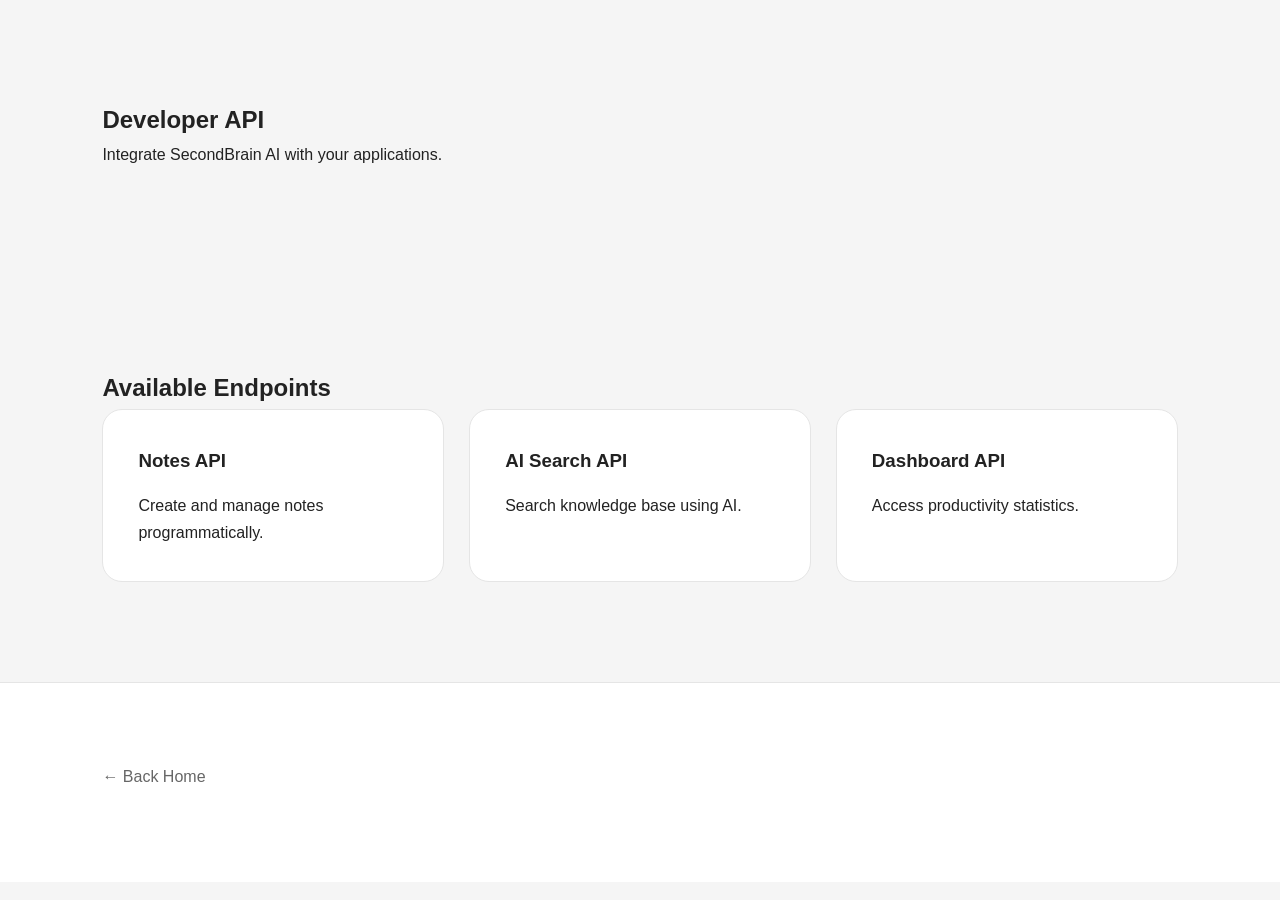
<file: api.html>
<!DOCTYPE html>
<html>
<head>
<title>API - SecondBrain AI</title>
<link rel="stylesheet" href="style.css">
</head>
<body>

<section class="page-header">

<h1>Developer API</h1>

<p>
Integrate SecondBrain AI with your applications.
</p>

</section>

<section>

<h2>Available Endpoints</h2>

<div class="industry-grid">

<div>
<h3>Notes API</h3>
<p>Create and manage notes programmatically.</p>
</div>

<div>
<h3>AI Search API</h3>
<p>Search knowledge base using AI.</p>
</div>

<div>
<h3>Dashboard API</h3>
<p>Access productivity statistics.</p>
</div>

</div>

</section>

<footer>
<a href="index.html">← Back Home</a>
</footer>

</body>
</html>
</file>
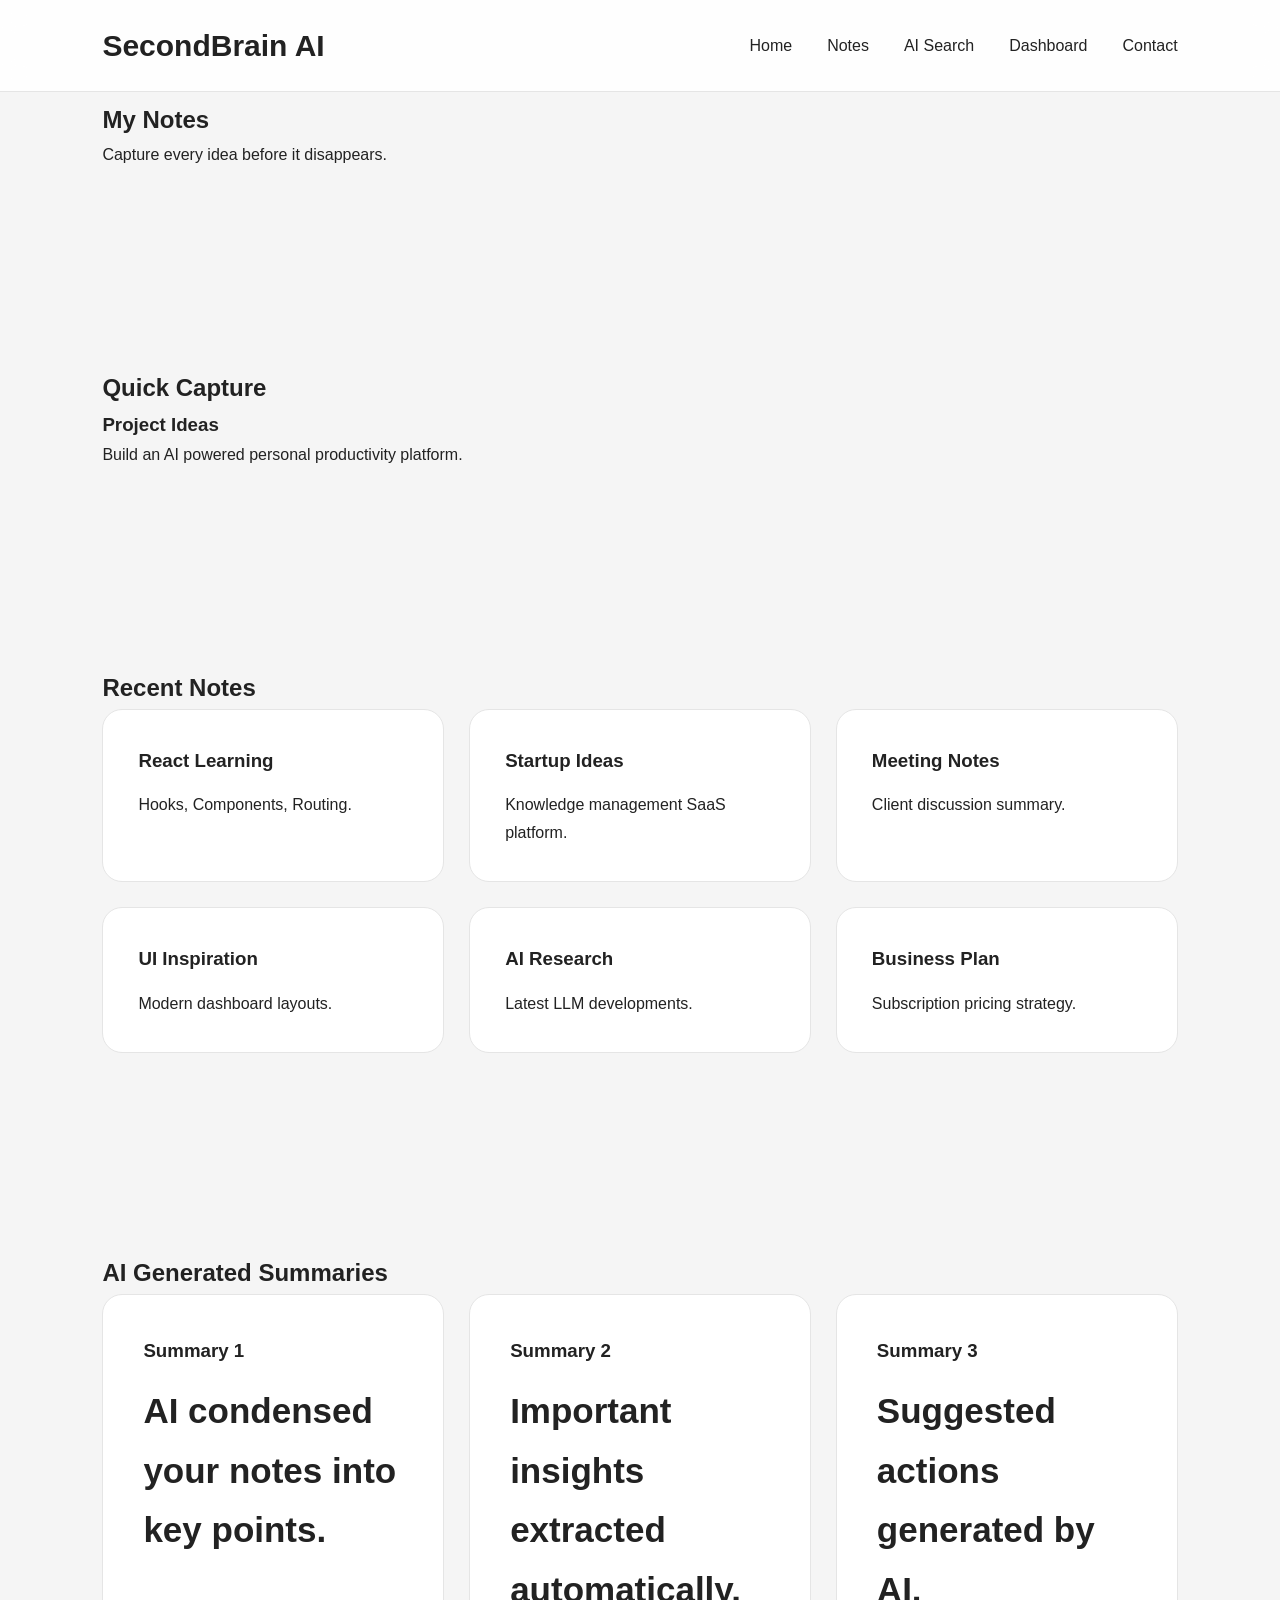
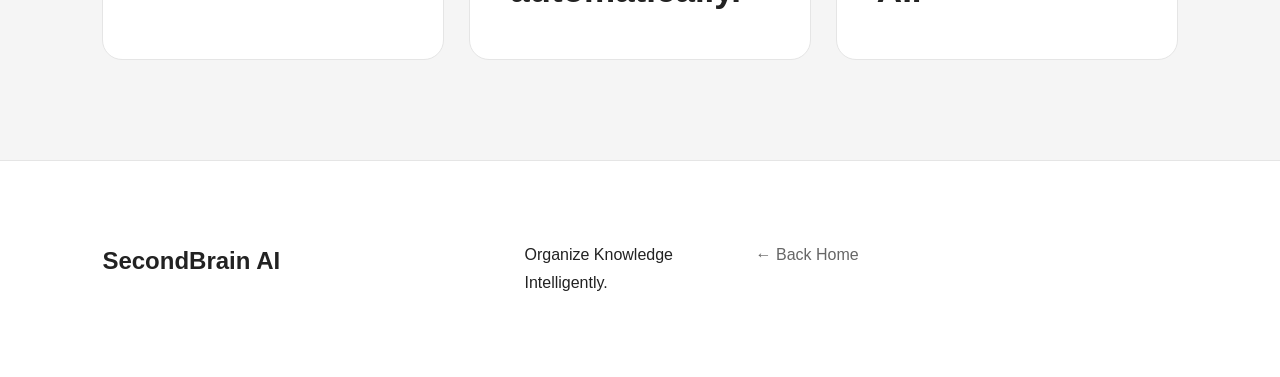
<file: notes.html>
<!DOCTYPE html>
<html lang="en">
<head>
<meta charset="UTF-8">
<meta name="viewport" content="width=device-width, initial-scale=1.0">
<title>Notes - SecondBrain AI</title>
<link rel="stylesheet" href="style.css">
</head>

<body>

<header>

<nav>

<div class="logo">
SecondBrain AI
</div>

<ul>

<li><a href="index.html">Home</a></li>
<li><a href="notes.html">Notes</a></li>
<li><a href="ai-search.html">AI Search</a></li>
<li><a href="dashboard.html">Dashboard</a></li>
<li><a href="contact.html">Contact</a></li>

</ul>

</nav>

</header>

<section class="page-header">

<h1>
My Notes
</h1>

<p>
Capture every idea before it disappears.
</p>

</section>

<section>

<h2>
Quick Capture
</h2>

<div class="note-box">

<h3>
Project Ideas
</h3>

<p>
Build an AI powered personal productivity platform.
</p>

</div>

</section>

<section>

<h2>
Recent Notes
</h2>

<div class="industry-grid">

<div>

<h3>
React Learning
</h3>

<p>
Hooks, Components, Routing.
</p>

</div>

<div>

<h3>
Startup Ideas
</h3>

<p>
Knowledge management SaaS platform.
</p>

</div>

<div>

<h3>
Meeting Notes
</h3>

<p>
Client discussion summary.
</p>

</div>

<div>

<h3>
UI Inspiration
</h3>

<p>
Modern dashboard layouts.
</p>

</div>

<div>

<h3>
AI Research
</h3>

<p>
Latest LLM developments.
</p>

</div>

<div>

<h3>
Business Plan
</h3>

<p>
Subscription pricing strategy.
</p>

</div>

</div>

</section>

<section>

<h2>
AI Generated Summaries
</h2>

<div class="analytics-grid">

<div class="analytics-card">

<h3>
Summary 1
</h3>

<p>
AI condensed your notes into key points.
</p>

</div>

<div class="analytics-card">

<h3>
Summary 2
</h3>

<p>
Important insights extracted automatically.
</p>

</div>

<div class="analytics-card">

<h3>
Summary 3
</h3>

<p>
Suggested actions generated by AI.
</p>

</div>

</div>

</section>

<footer>

<h2>
SecondBrain AI
</h2>

<p>
Organize Knowledge Intelligently.
</p>

<a href="index.html">
← Back Home
</a>

</footer>

</body>
</html>
</file>
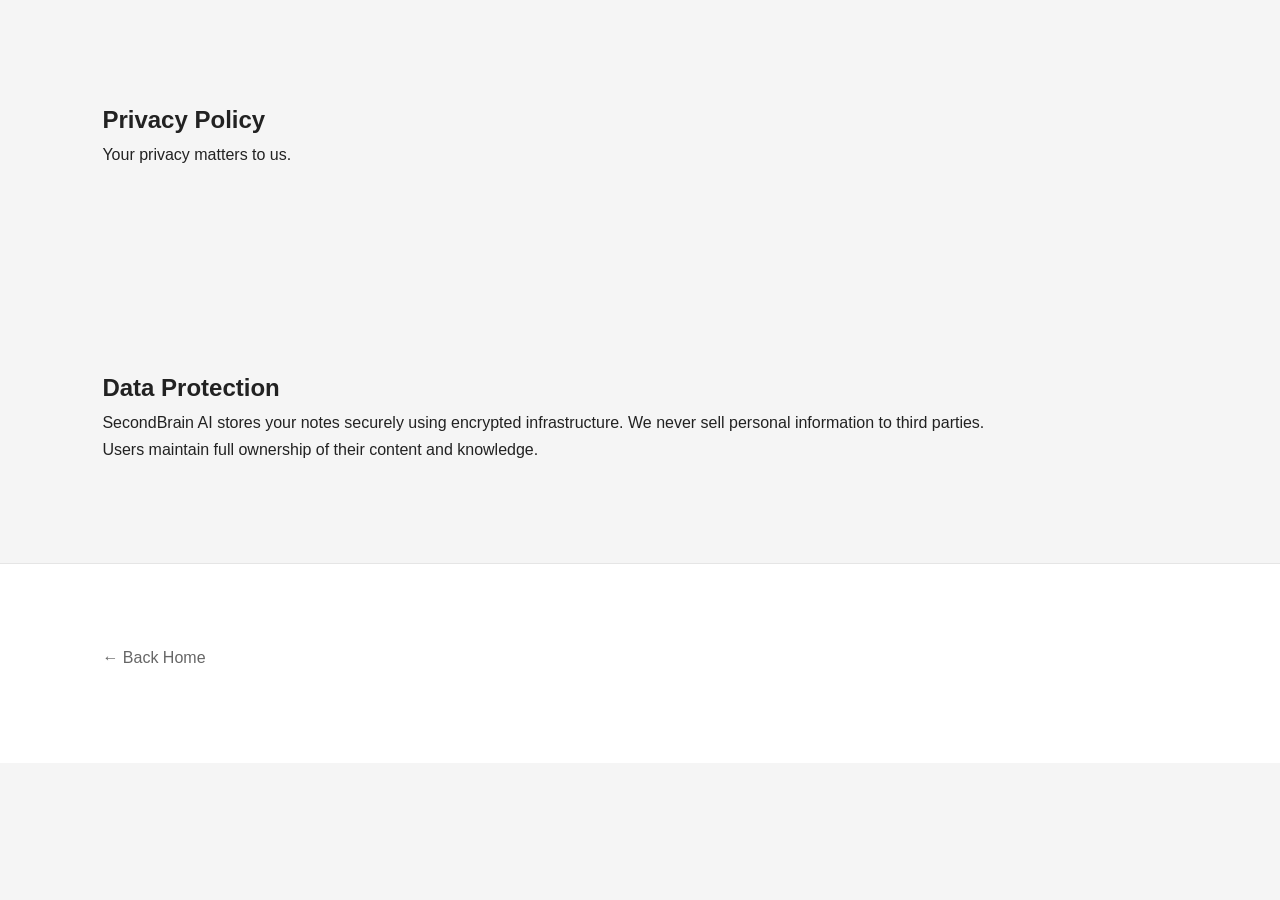
<file: privacy.html>
<!DOCTYPE html>
<html>
<head>
<title>Privacy Policy</title>
<link rel="stylesheet" href="style.css">
</head>
<body>

<section class="page-header">
<h1>Privacy Policy</h1>
<p>Your privacy matters to us.</p>
</section>

<section>

<h2>Data Protection</h2>

<p>
SecondBrain AI stores your notes securely using encrypted infrastructure.
We never sell personal information to third parties.
</p>

<p>
Users maintain full ownership of their content and knowledge.
</p>

</section>

<footer>
<a href="index.html">← Back Home</a>
</footer>

</body>
</html>
</file>
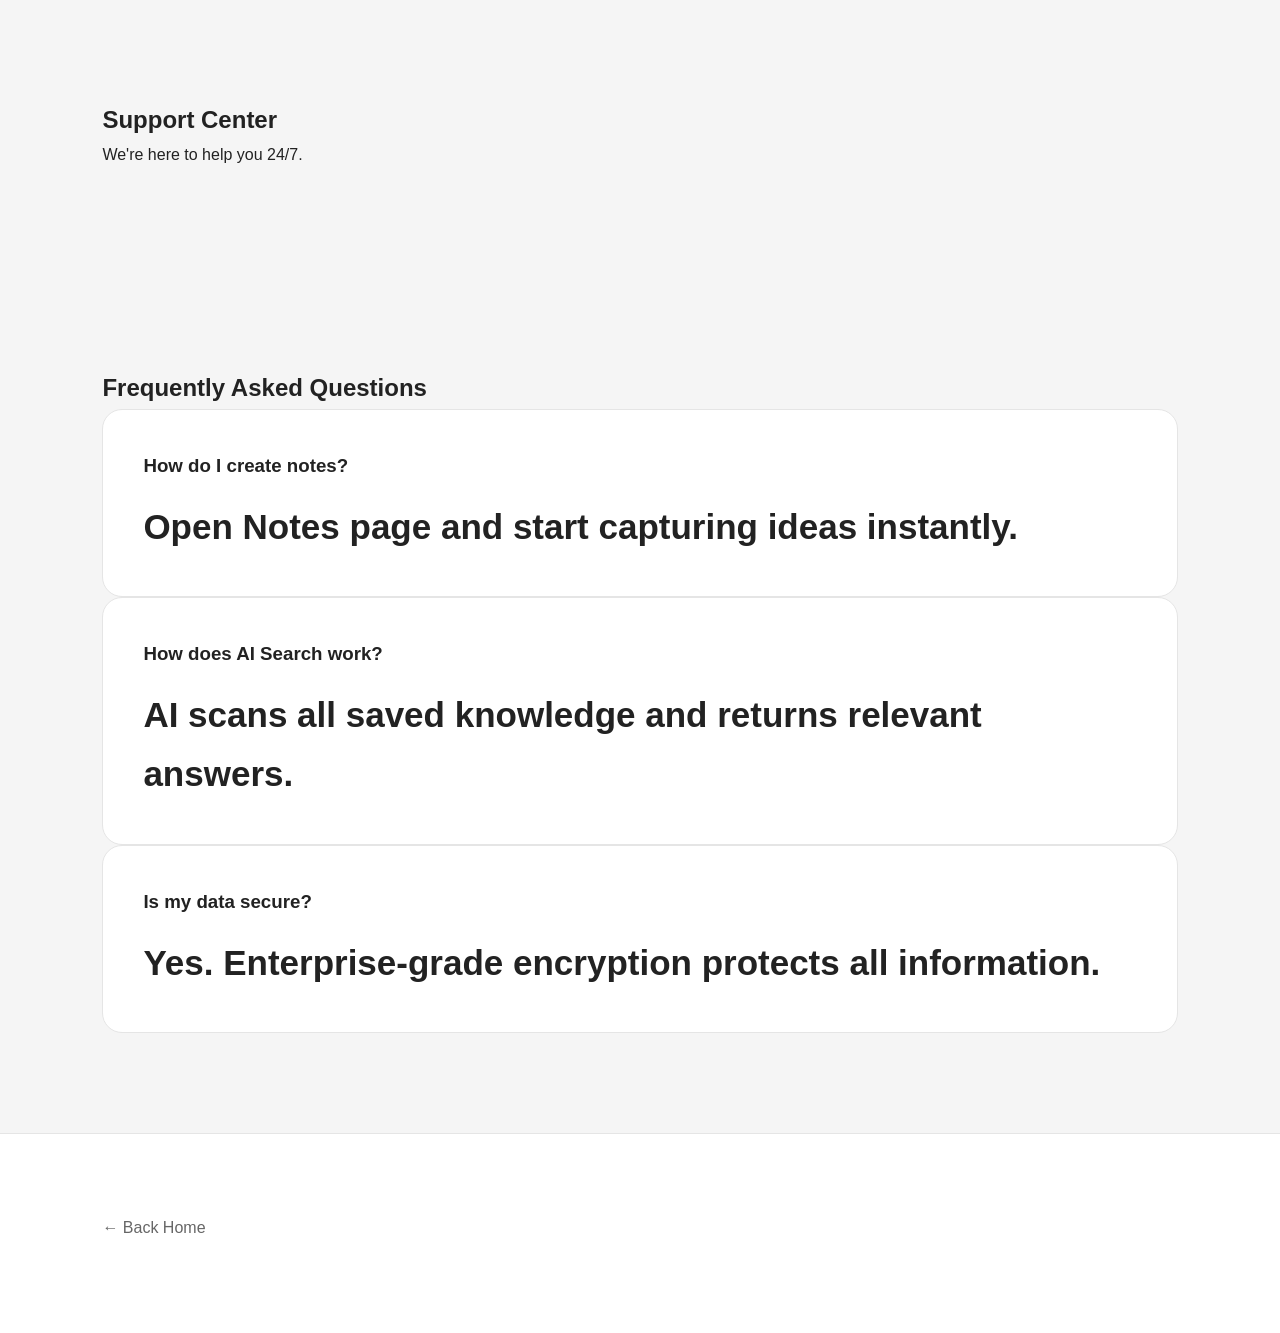
<file: support.html>
<!DOCTYPE html>
<html>
<head>
<title>Support - SecondBrain AI</title>
<link rel="stylesheet" href="style.css">
</head>
<body>

<section class="page-header">
<h1>Support Center</h1>
<p>We're here to help you 24/7.</p>
</section>

<section>
<h2>Frequently Asked Questions</h2>

<div class="analytics-card">
<h3>How do I create notes?</h3>
<p>Open Notes page and start capturing ideas instantly.</p>
</div>

<div class="analytics-card">
<h3>How does AI Search work?</h3>
<p>AI scans all saved knowledge and returns relevant answers.</p>
</div>

<div class="analytics-card">
<h3>Is my data secure?</h3>
<p>Yes. Enterprise-grade encryption protects all information.</p>
</div>

</section>

<footer>
<a href="index.html">← Back Home</a>
</footer>

</body>
</html>
</file>
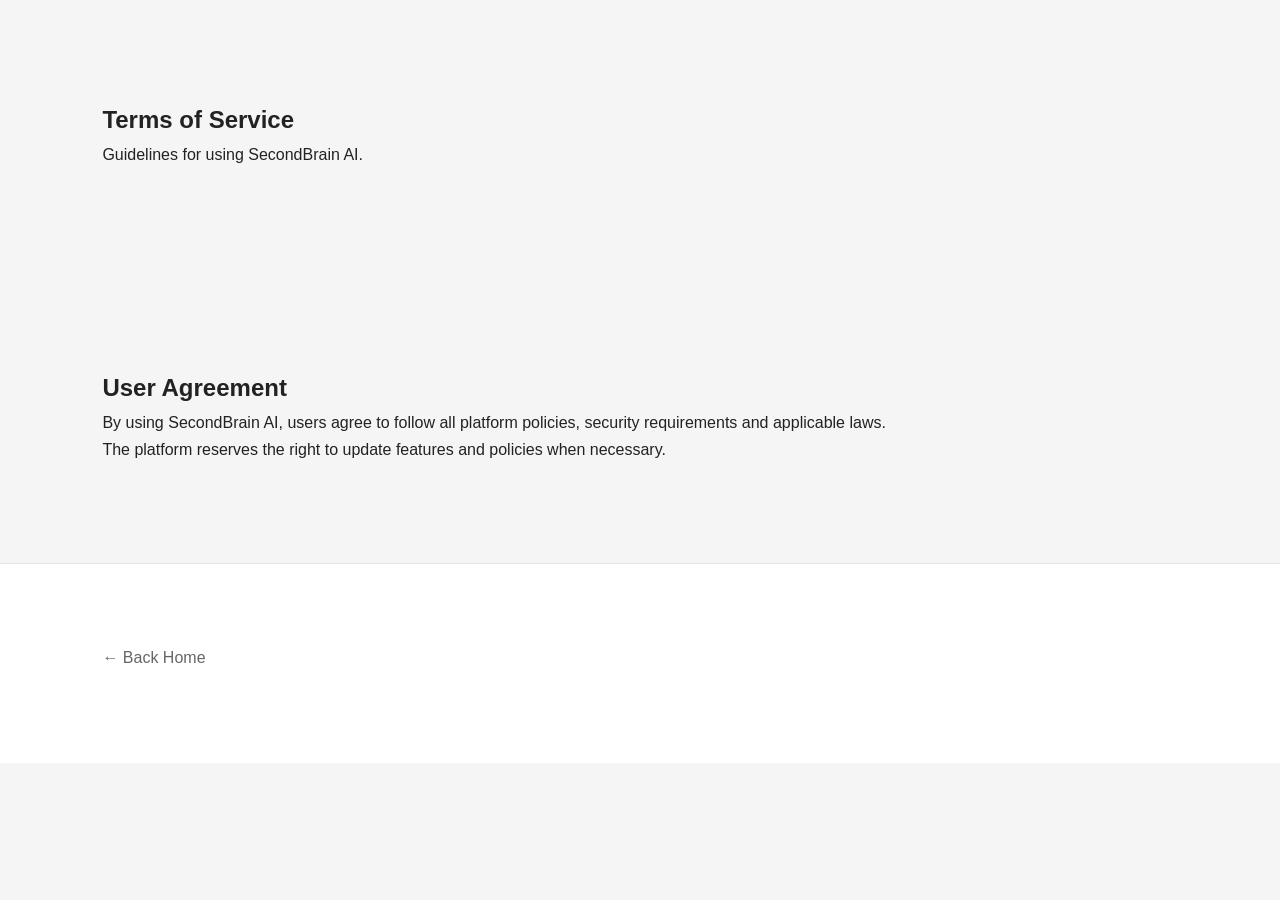
<file: terms.html>
<!DOCTYPE html>
<html>
<head>
<title>Terms of Service</title>
<link rel="stylesheet" href="style.css">
</head>
<body>

<section class="page-header">
<h1>Terms of Service</h1>
<p>Guidelines for using SecondBrain AI.</p>
</section>

<section>

<h2>User Agreement</h2>

<p>
By using SecondBrain AI, users agree to follow all platform policies,
security requirements and applicable laws.
</p>

<p>
The platform reserves the right to update features and policies when necessary.
</p>

</section>

<footer>
<a href="index.html">← Back Home</a>
</footer>

</body>
</html>
</file>
<file: style.css>
/* =========================
GLOBAL
========================= */
*{
margin:0;
padding:0;
box-sizing:border-box;
font-family:'Poppins',sans-serif;
scroll-behavior:smooth;
}

body{
background:#f5f5f5;
color:#222;
overflow-x:hidden;
line-height:1.7;
}

img{
width:100%;
display:block;
border-radius:20px;
}

a{
text-decoration:none;
color:#222;
}

section{
padding:100px 8%;
}

/* =========================
NAVBAR
========================= */

header{
position:fixed;
top:0;
left:0;
width:100%;
background:rgba(255,255,255,.9);
backdrop-filter:blur(15px);
border-bottom:1px solid #e5e5e5;
z-index:1000;
}

nav{
display:flex;
justify-content:space-between;
align-items:center;
padding:20px 8%;
}

.logo{
font-size:30px;
font-weight:800;
}

nav ul{
display:flex;
list-style:none;
gap:35px;
}

nav ul li a{
font-weight:500;
transition:.3s;
}

nav ul li a:hover

.btn{
padding:14px 28px;
background:#222;
color:white;
border-radius:50px;
}

/* =========================
HERO
========================= */

.hero{
min-height:100vh;
display:grid;
grid-template-columns:1fr 1fr;
align-items:center;
gap:80px;
padding-top:150px;
}

.hero-content h1{
font-size:75px;
line-height:1.1;
margin-bottom:25px;
}

.hero-content p{
font-size:20px;
color:#666;
margin-bottom:35px;
max-width:600px;
}

.hero-content a{
display:inline-block;
padding:15px 30px;
background:#222;
color:white;
border-radius:50px;
margin-right:15px;
}

.hero-image img{
box-shadow:0 20px 50px rgba(0,0,0,.08);
}

/* =========================
TRUSTED
========================= */

#trusted{
background:white;
text-align:center;
}

#trusted h2{
font-size:50px;
margin-bottom:60px;
}

.companies{
display:grid;
grid-template-columns:repeat(4,1fr);
gap:25px;
}

.companies div{
padding:35px;
background:#fafafa;
border-radius:20px;
border:1px solid #e5e5e5;
font-weight:600;
transition:.3s;
}

.companies div:hover{
transform:translateY(-10px);
}

/* =========================
NOTES SECTION
========================= */

#notes h2{
font-size:50px;
text-align:center;
margin-bottom:80px;
}

.agent{
display:grid;
grid-template-columns:1fr 1fr;
gap:80px;
align-items:center;
margin-bottom:120px;
}

.agent.reverse{
direction:rtl;
}

.agent.reverse div{
direction:ltr;
}

.agent img{
height:450px;
object-fit:cover;
}

.agent-content h3{
font-size:42px;
margin-bottom:20px;
}

.agent-content p{
font-size:18px;
color:#666;
margin-bottom:25px;
}

.agent-content a{
display:inline-block;
padding:14px 28px;
background:#222;
color:white;
border-radius:50px;
}

/* =========================
AI SEARCH
========================= */

#search{
background:white;
text-align:center;
}

#search h2{
font-size:50px;
margin-bottom:20px;
}

#search p{
font-size:18px;
color:#666;
margin-bottom:50px;
}

.workflow-container{
display:flex;
justify-content:center;
align-items:center;
gap:25px;
flex-wrap:wrap;
}

.box{
padding:30px;
min-width:220px;
background:#fafafa;
border-radius:20px;
border:1px solid #e5e5e5;
}

.arrow{
font-size:40px;
color:#888;
}

/* =========================
KNOWLEDGE GRAPH
========================= */

#knowledge{
text-align:center;
}

#knowledge h2{
font-size:50px;
margin-bottom:20px;
}

#knowledge p{
font-size:18px;
color:#666;
margin-bottom:50px;
}

#knowledge img{
margin-bottom:50px;
box-shadow:0 20px 50px rgba(0,0,0,.08);
}

.analytics-grid{
display:grid;
grid-template-columns:repeat(3,1fr);
gap:25px;
}

.analytics-card{
background:white;
padding:40px;
border-radius:20px;
border:1px solid #e5e5e5;
}

.analytics-card h3{
margin-bottom:15px;
}

.analytics-card p{
font-size:35px;
font-weight:700;
color:#222;
}
/* =========================
DASHBOARD
========================= */

#dashboard{
background:white;
text-align:center;
}

#dashboard h2{
font-size:50px;
margin-bottom:20px;
}

#dashboard p{
font-size:18px;
color:#666;
margin-bottom:50px;
}

.dashboard-grid{
display:grid;
grid-template-columns:repeat(4,1fr);
gap:25px;
margin-bottom:50px;
}

.metric{
background:#fafafa;
padding:40px;
border-radius:20px;
border:1px solid #e5e5e5;
transition:.3s;
}

.metric:hover{
transform:translateY(-10px);
}

.metric h3{
font-size:42px;
margin-bottom:10px;
}

.metric p{
margin:0;
}

#dashboard img{
box-shadow:0 20px 50px rgba(0,0,0,.08);
}

/* =========================
FEATURES
========================= */

#features{
text-align:center;
}

#features h2{
font-size:50px;
margin-bottom:60px;
}

.industry-grid{
display:grid;
grid-template-columns:repeat(3,1fr);
gap:25px;
}

.industry-grid div{
background:white;
padding:35px;
border-radius:20px;
border:1px solid #e5e5e5;
transition:.3s;
}

.industry-grid div:hover{
transform:translateY(-10px);
}

.industry-grid h3{
margin-bottom:15px;
}

/* =========================
PRODUCTIVITY
========================= */

#productivity{
background:white;
text-align:center;
}

#productivity h2{
font-size:50px;
margin-bottom:60px;
}

/* =========================
TESTIMONIALS
========================= */

#testimonials{
text-align:center;
}

#testimonials h2{
font-size:50px;
margin-bottom:60px;
}

.testimonial-grid{
display:grid;
grid-template-columns:repeat(3,1fr);
gap:25px;
}

.testimonial-grid div{
background:white;
padding:35px;
border-radius:20px;
border:1px solid #e5e5e5;
}

.testimonial-grid p{
margin-bottom:20px;
color:#666;
}

/* =========================
PRICING
========================= */

#pricing{
background:white;
text-align:center;
}

#pricing h2{
font-size:50px;
margin-bottom:60px;
}

.pricing-grid{
display:grid;
grid-template-columns:repeat(3,1fr);
gap:30px;
}

.price-card{
background:#fafafa;
padding:50px;
border-radius:25px;
border:1px solid #e5e5e5;
transition:.3s;
}

.price-card:hover{
transform:translateY(-12px);
}

.price-card h1{
font-size:60px;
margin:20px 0;
}

.price-card p{
margin:10px 0;
color:#666;
}

.price-card a{
display:inline-block;
margin-top:20px;
padding:14px 28px;
background:#222;
color:white;
border-radius:50px;
}

/* =========================
FAQ
========================= */

#faq{
text-align:center;
}

#faq h2{
font-size:50px;
margin-bottom:60px;
}

#faq div{
background:white;
padding:30px;
border-radius:20px;
border:1px solid #e5e5e5;
margin-bottom:20px;
text-align:left;
}

#faq h3{
margin-bottom:15px;
}

/* =========================
CONTACT
========================= */

#contact{
background:white;
text-align:center;
}

#contact h2{
font-size:50px;
margin-bottom:20px;
}

#contact p{
color:#666;
margin-bottom:40px;
}

form{
max-width:800px;
margin:auto;
display:flex;
flex-direction:column;
gap:20px;
}

input,
textarea{
padding:18px;
border-radius:15px;
border:1px solid #ddd;
font-size:16px;
outline:none;
}

textarea{
height:180px;
resize:none;
}

button{
padding:18px;
background:#222;
color:white;
border:none;
border-radius:15px;
cursor:pointer;
}

/* =========================
FOOTER
========================= */

footer{
padding:80px 8%;
display:grid;
grid-template-columns:2fr 1fr 1fr 1fr;
gap:40px;
background:#ffffff;
border-top:1px solid #e5e5e5;
}

footer h2{
margin-bottom:15px;
}

footer h3{
margin-bottom:20px;
}

footer a{
display:block;
margin-bottom:12px;
color:#666;
transition:.3s;
}

footer a:hover{
padding-left:8px;
}

.developer-name{
font-size:36px;
font-weight:800;
font-family:cursive;
letter-spacing:2px;
color:#444;
}

/* =========================
RESPONSIVE
========================= */

@media(max-width:992px){

.hero,
.agent,
.dashboard-grid,
.analytics-grid,
.industry-grid,
.testimonial-grid,
.pricing-grid,
footer{
grid-template-columns:1fr;
}

.companies{
grid-template-columns:1fr 1fr;
}

nav ul{
display:none;
}

.hero-content h1{
font-size:45px;
}

#dashboard h2,
#features h2,
#pricing h2,
#faq h2,
#contact h2,
#testimonials h2{
font-size:38px;
}

}
html{
scroll-behavior:smooth;
}

.metric,
.analytics-card,
.price-card,
.testimonial-grid div{
transition:.3s;
}

.metric:hover,
.analytics-card:hover,
.price-card:hover,
.testimonial-grid div:hover{
transform:translateY(-10px);
}
</file>
